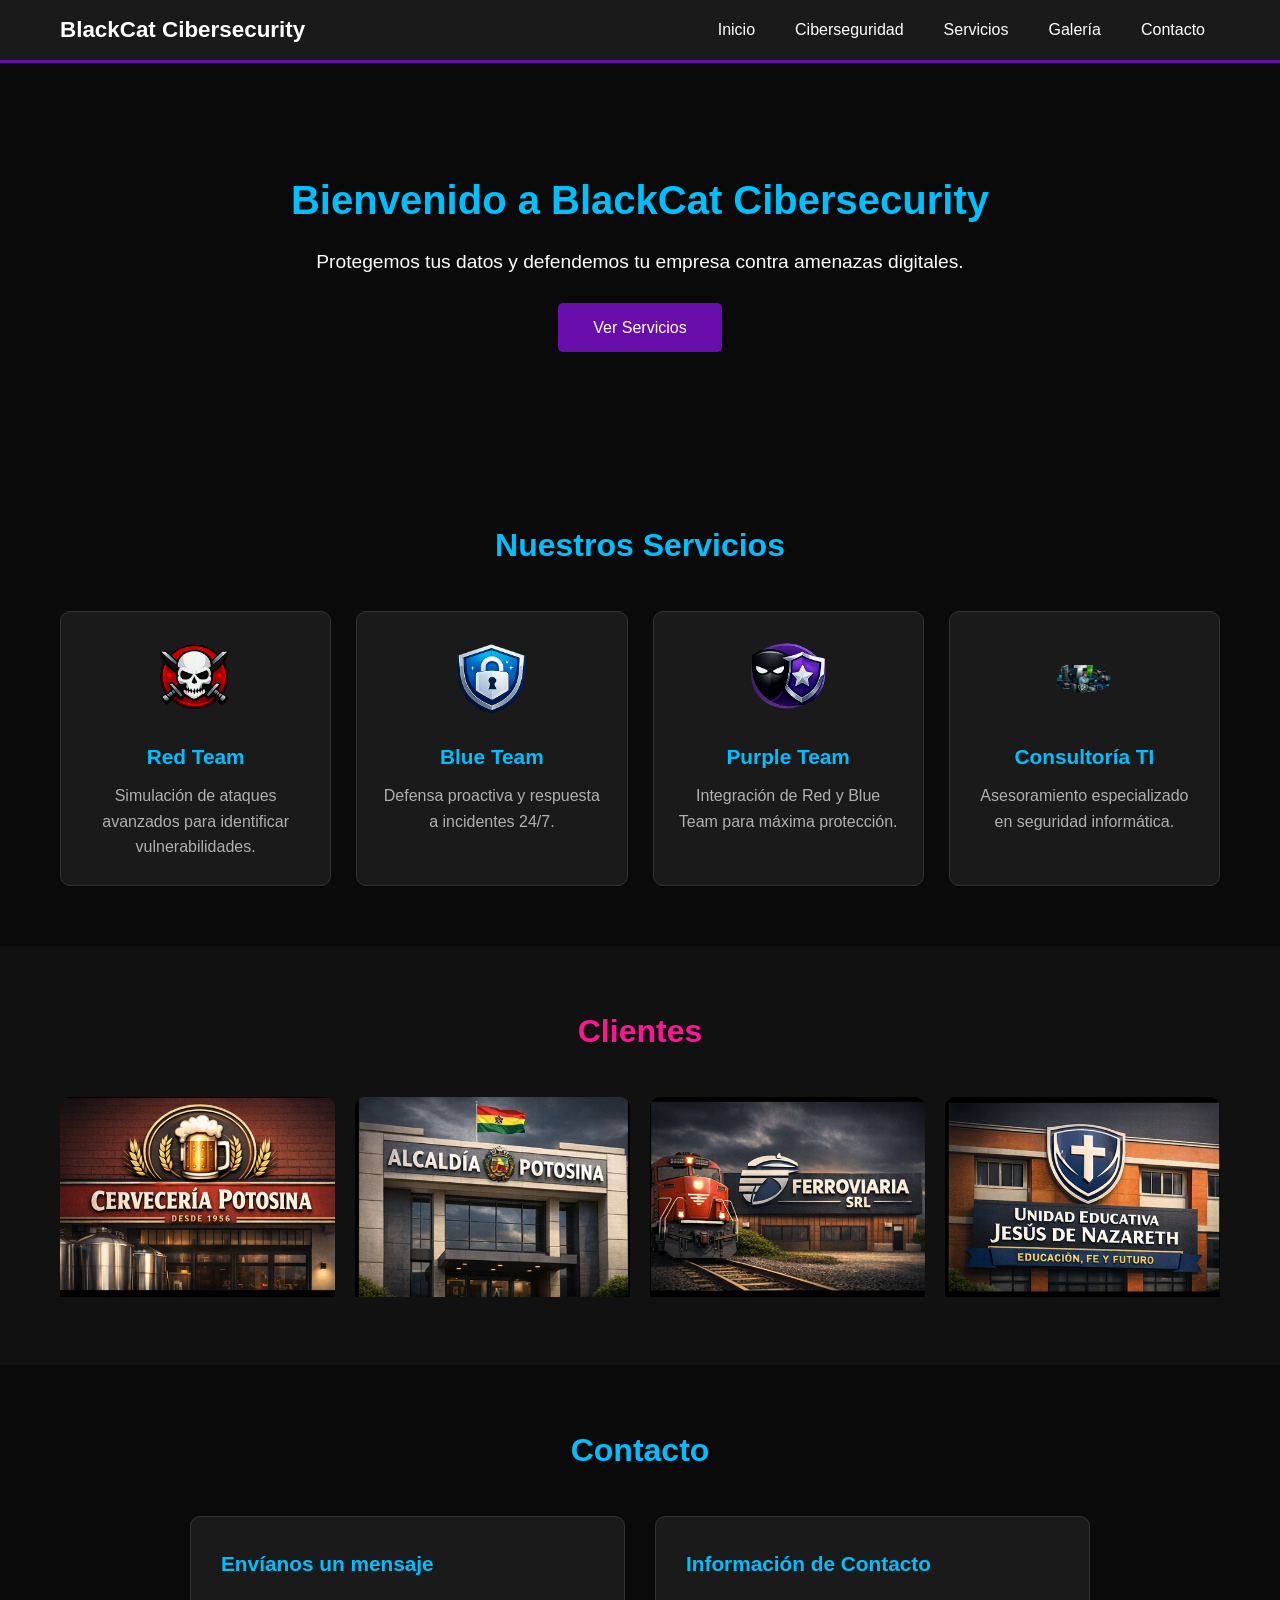
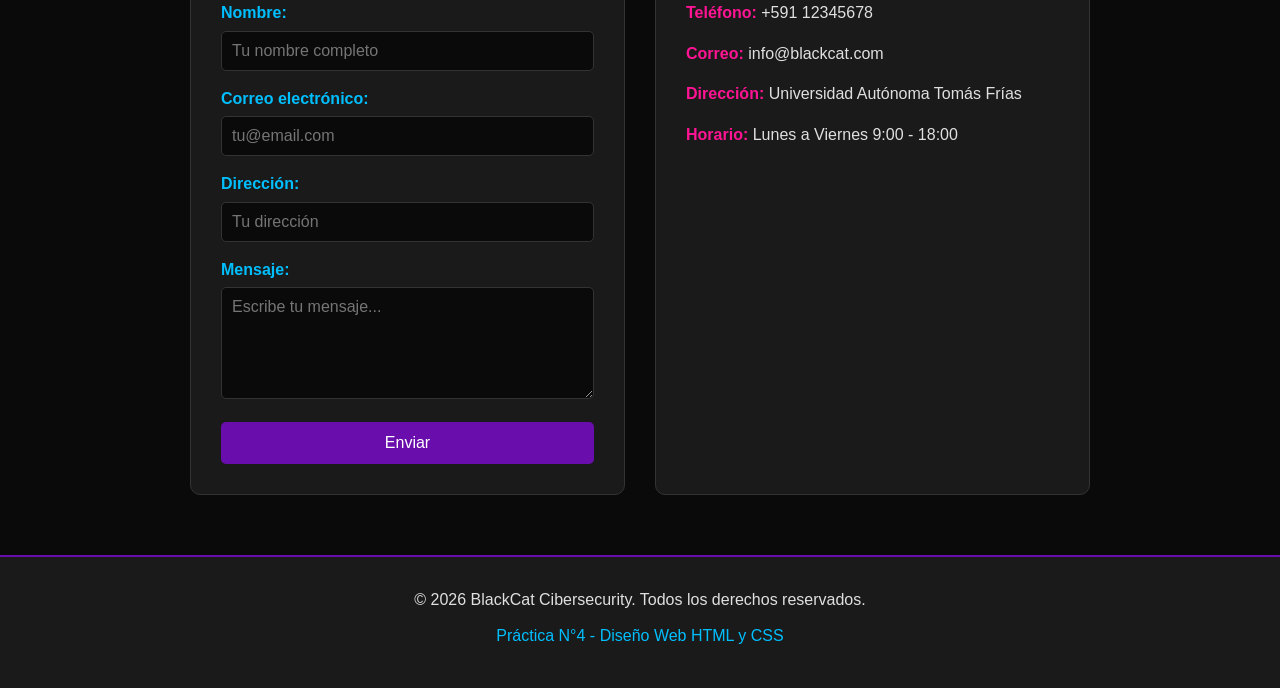
<file: index.html>
<!DOCTYPE html>
<html lang="es">
<head>
    <meta charset="UTF-8">
    <meta name="viewport" content="width=device-width, initial-scale=1.0">
    <title>BlackCat Cibersecurity</title>
    <link rel="stylesheet" href="styles.css">
</head>
<body>
    <nav class="navbar">
        <div class="container">
            <div class="logo">
                <a href="index.html">BlackCat Cibersecurity</a>
            </div>
            <input type="checkbox" id="menu-toggle" class="menu-toggle">
            <label for="menu-toggle" class="menu-icon">
                <span></span>
                <span></span>
                <span></span>
            </label>
            <ul class="nav-menu">
                <li><a href="index.html">Inicio</a></li>
                <li><a href="ciberseguridad.html">Ciberseguridad</a></li>
                <li><a href="#servicios">Servicios</a></li>
                <li><a href="#galeria">Galería</a></li>
                <li><a href="#contacto">Contacto</a></li>
            </ul>
        </div>
    </nav>

    <section id="inicio" class="banner">
        <div class="carousel">
            <div class="carousel-slide"></div>
            <div class="carousel-slide"></div>
            <div class="carousel-slide"></div>
        </div>
        <div class="banner-content">
            <h1>Bienvenido a BlackCat Cibersecurity</h1>
            <p>Protegemos tus datos y defendemos tu empresa contra amenazas digitales.</p>
            <a href="#servicios" class="btn">Ver Servicios</a>
        </div>
    </section>

    <section id="servicios" class="servicios">
        <div class="container">
            <h2>Nuestros Servicios</h2>
            <div class="servicios-grid">
                <div class="servicio-card">
                    <img src="imagenes/Red%20Team.png" alt="Red Team">
                    <h3>Red Team</h3>
                    <p>Simulación de ataques avanzados para identificar vulnerabilidades.</p>
                </div>
                <div class="servicio-card">
                    <img src="imagenes/Blue%20Team.png" alt="Blue Team">
                    <h3>Blue Team</h3>
                    <p>Defensa proactiva y respuesta a incidentes 24/7.</p>
                </div>
                <div class="servicio-card">
                    <img src="imagenes/Purple%20team.png" alt="Purple Team">
                    <h3>Purple Team</h3>
                    <p>Integración de Red y Blue Team para máxima protección.</p>
                </div>
                <div class="servicio-card">
                    <img src="imagenes/TI.png" alt="Consultoría">
                    <h3>Consultoría TI</h3>
                    <p>Asesoramiento especializado en seguridad informática.</p>
                </div>
            </div>
        </div>
    </section>

    <section id="galeria" class="galeria">
        <div class="container">
            <h2>Clientes</h2>
            <div class="galeria-grid">
                <div class="galeria-item">
                    <img src="imagenes/Potosina.png" alt="Cervecería Potosina">
                    <div class="galeria-overlay">
                        <p>Cervecería Potosina</p>
                    </div>
                </div>
                <div class="galeria-item">
                    <img src="imagenes/alcaldia%20Potosina.png" alt="Alcaldía de Potosí">
                    <div class="galeria-overlay">
                        <p>Alcaldía de Potosí</p>
                    </div>
                </div>
                <div class="galeria-item">
                    <img src="imagenes/Ferroviaria%20SRL.png" alt="Ferroviaria SRL">
                    <div class="galeria-overlay">
                        <p>Ferroviaria SRL</p>
                    </div>
                </div>
                <div class="galeria-item">
                    <img src="imagenes/Jesus%20de%20Nazareth.png" alt="Unidad Educativa">
                    <div class="galeria-overlay">
                        <p>U.E. Jesús de Nazaret</p>
                    </div>
                </div>
            </div>
        </div>
    </section>

    <section id="contacto" class="contacto">
        <div class="container">
            <h2>Contacto</h2>
            <div class="contacto-content">
                <div class="formulario">
                    <h3>Envíanos un mensaje</h3>
                    <form action="#" method="POST">
                        <div class="form-group">
                            <label for="nombre">Nombre:</label>
                            <input type="text" id="nombre" name="nombre" placeholder="Tu nombre completo" required>
                        </div>
                        <div class="form-group">
                            <label for="correo">Correo electrónico:</label>
                            <input type="email" id="correo" name="correo" placeholder="tu@email.com" required>
                        </div>
                        <div class="form-group">
                            <label for="direccion">Dirección:</label>
                            <input type="text" id="direccion" name="direccion" placeholder="Tu dirección" required>
                        </div>
                        <div class="form-group">
                            <label for="mensaje">Mensaje:</label>
                            <textarea id="mensaje" name="mensaje" rows="5" placeholder="Escribe tu mensaje..." required></textarea>
                        </div>
                        <button type="submit" class="btn-submit">Enviar</button>
                    </form>
                </div>

                <div class="resultado">
                    <h3>Información de Contacto</h3>
                    <div class="info-contacto">
                        <p><strong>Teléfono:</strong> +591 12345678</p>
                        <p><strong>Correo:</strong> info@blackcat.com</p>
                        <p><strong>Dirección:</strong> Universidad Autónoma Tomás Frías</p>
                        <p><strong>Horario:</strong> Lunes a Viernes 9:00 - 18:00</p>
                    </div>
                </div>
            </div>
        </div>
    </section>

    <footer class="footer">
        <div class="container">
            <p>&copy; 2026 BlackCat Cibersecurity. Todos los derechos reservados.</p>
            <p>Práctica N°4 - Diseño Web HTML y CSS</p>
        </div>
    </footer>

</body>
</html>
</file>
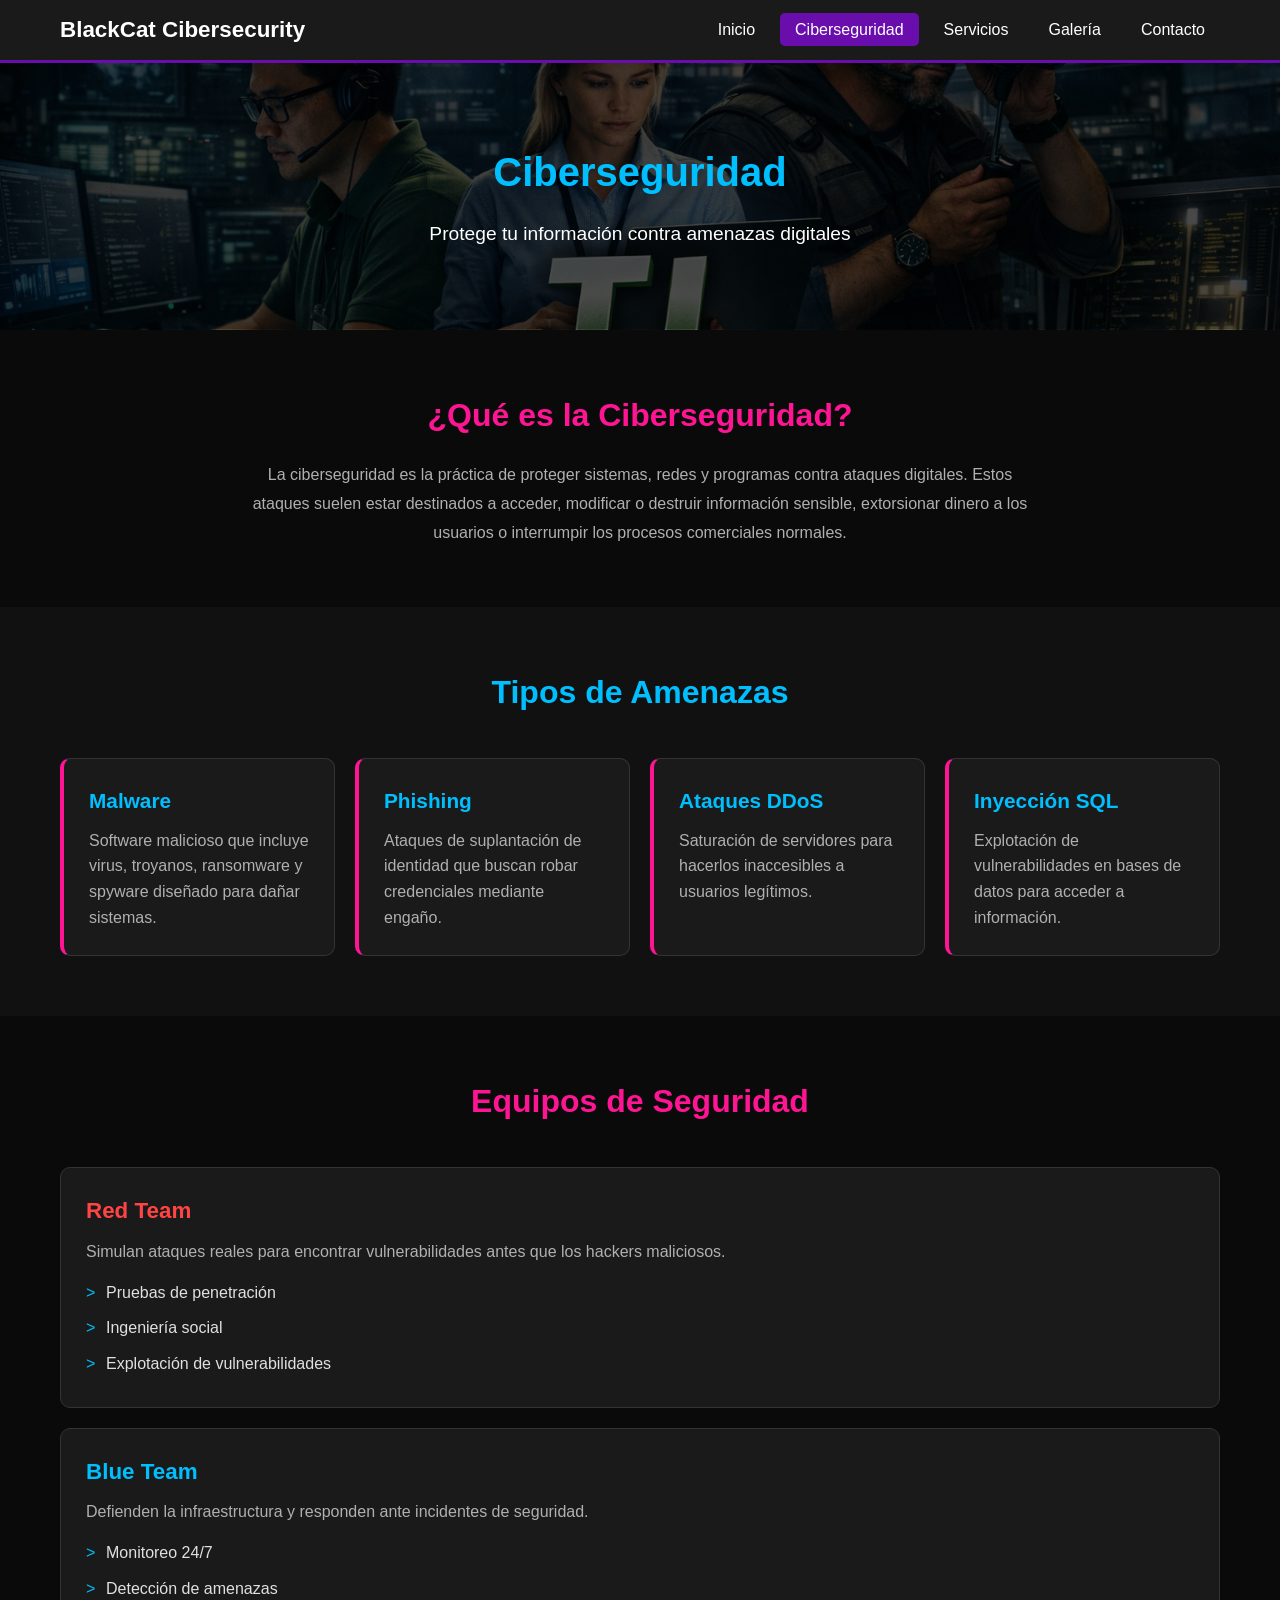
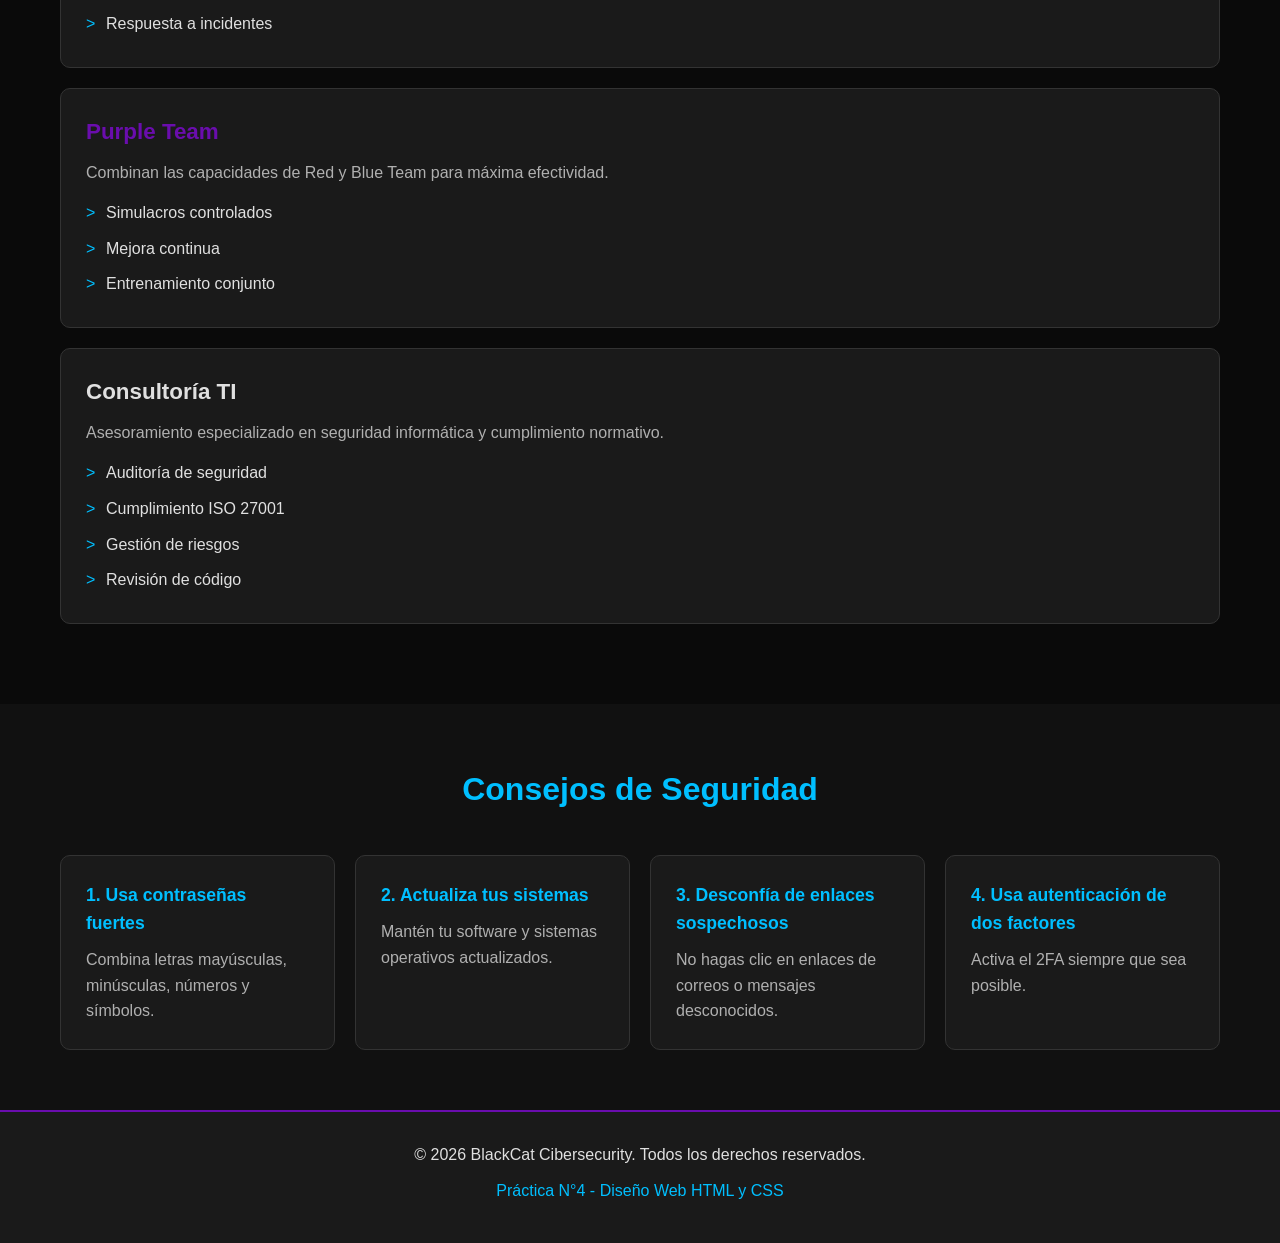
<file: ciberseguridad.html>
<!DOCTYPE html>
<html lang="es">
<head>
    <meta charset="UTF-8">
    <meta name="viewport" content="width=device-width, initial-scale=1.0">
    <title>Ciberseguridad - BlackCat</title>
    <link rel="stylesheet" href="styles.css">
</head>
<body class="page-ciberseguridad">
    <nav class="navbar">
        <div class="container">
            <div class="logo">
                <a href="index.html">BlackCat Cibersecurity</a>
            </div>
            <input type="checkbox" id="menu-toggle" class="menu-toggle">
            <label for="menu-toggle" class="menu-icon">
                <span></span>
                <span></span>
                <span></span>
            </label>
            <ul class="nav-menu">
                <li><a href="index.html">Inicio</a></li>
                <li><a href="ciberseguridad.html" class="active">Ciberseguridad</a></li>
                <li><a href="index.html#servicios">Servicios</a></li>
                <li><a href="index.html#galeria">Galería</a></li>
                <li><a href="index.html#contacto">Contacto</a></li>
            </ul>
        </div>
    </nav>

    <header class="page-header">
        <div class="container">
            <h1>Ciberseguridad</h1>
            <p>Protege tu información contra amenazas digitales</p>
        </div>
    </header>

    <section class="ciber-intro">
        <div class="container">
            <h2>¿Qué es la Ciberseguridad?</h2>
            <p>La ciberseguridad es la práctica de proteger sistemas, redes y programas contra ataques digitales. Estos ataques suelen estar destinados a acceder, modificar o destruir información sensible, extorsionar dinero a los usuarios o interrumpir los procesos comerciales normales.</p>
        </div>
    </section>

    <section class="tipos-amenazas">
        <div class="container">
            <h2>Tipos de Amenazas</h2>
            <div class="amenazas-grid">
                <div class="amenaza-card">
                    <h3>Malware</h3>
                    <p>Software malicioso que incluye virus, troyanos, ransomware y spyware diseñado para dañar sistemas.</p>
                </div>
                <div class="amenaza-card">
                    <h3>Phishing</h3>
                    <p>Ataques de suplantación de identidad que buscan robar credenciales mediante engaño.</p>
                </div>
                <div class="amenaza-card">
                    <h3>Ataques DDoS</h3>
                    <p>Saturación de servidores para hacerlos inaccesibles a usuarios legítimos.</p>
                </div>
                <div class="amenaza-card">
                    <h3>Inyección SQL</h3>
                    <p>Explotación de vulnerabilidades en bases de datos para acceder a información.</p>
                </div>
            </div>
        </div>
    </section>

    <section class="teams-section">
        <div class="container">
            <h2>Equipos de Seguridad</h2>

            <div class="team-box red-team">
                <h3>Red Team</h3>
                <p>Simulan ataques reales para encontrar vulnerabilidades antes que los hackers maliciosos.</p>
                <ul>
                    <li>Pruebas de penetración</li>
                    <li>Ingeniería social</li>
                    <li>Explotación de vulnerabilidades</li>
                </ul>
            </div>

            <div class="team-box blue-team">
                <h3>Blue Team</h3>
                <p>Defienden la infraestructura y responden ante incidentes de seguridad.</p>
                <ul>
                    <li>Monitoreo 24/7</li>
                    <li>Detección de amenazas</li>
                    <li>Respuesta a incidentes</li>
                </ul>
            </div>

            <div class="team-box purple-team">
                <h3>Purple Team</h3>
                <p>Combinan las capacidades de Red y Blue Team para máxima efectividad.</p>
                <ul>
                    <li>Simulacros controlados</li>
                    <li>Mejora continua</li>
                    <li>Entrenamiento conjunto</li>
                </ul>
            </div>

            <div class="team-box consultoria-box">
                <h3>Consultoría TI</h3>
                <p>Asesoramiento especializado en seguridad informática y cumplimiento normativo.</p>
                <ul>
                    <li>Auditoría de seguridad</li>
                    <li>Cumplimiento ISO 27001</li>
                    <li>Gestión de riesgos</li>
                    <li>Revisión de código</li>
                </ul>
            </div>
        </div>
    </section>

    <section class="consejos">
        <div class="container">
            <h2>Consejos de Seguridad</h2>
            <div class="consejos-lista">
                <div class="consejo-item">
                    <h4>1. Usa contraseñas fuertes</h4>
                    <p>Combina letras mayúsculas, minúsculas, números y símbolos.</p>
                </div>
                <div class="consejo-item">
                    <h4>2. Actualiza tus sistemas</h4>
                    <p>Mantén tu software y sistemas operativos actualizados.</p>
                </div>
                <div class="consejo-item">
                    <h4>3. Desconfía de enlaces sospechosos</h4>
                    <p>No hagas clic en enlaces de correos o mensajes desconocidos.</p>
                </div>
                <div class="consejo-item">
                    <h4>4. Usa autenticación de dos factores</h4>
                    <p>Activa el 2FA siempre que sea posible.</p>
                </div>
            </div>
        </div>
    </section>

    <footer class="footer">
        <div class="container">
            <p>&copy; 2026 BlackCat Cibersecurity. Todos los derechos reservados.</p>
            <p>Práctica N°4 - Diseño Web HTML y CSS</p>
        </div>
    </footer>
</body>
</html>
</file>
<file: styles.css>
* {
    margin: 0;
    padding: 0;
    box-sizing: border-box;
}

html {
    scroll-behavior: smooth;
}

body {
    font-family: Arial, sans-serif;
    line-height: 1.6;
    color: #e0e0e0;
    background-color: #0a0a0a;
}

.container {
    max-width: 1200px;
    margin: 0 auto;
    padding: 0 20px;
}

.navbar {
    background-color: #1a1a1a;
    position: fixed;
    width: 100%;
    top: 0;
    z-index: 1000;
    border-bottom: 3px solid #6a0dad;
}

.navbar .container {
    display: flex;
    justify-content: space-between;
    align-items: center;
    height: 60px;
}

.logo a {
    color: #fff;
    text-decoration: none;
    font-size: 1.4rem;
    font-weight: bold;
}

.nav-menu {
    display: flex;
    list-style: none;
    gap: 10px;
}

.nav-menu li a {
    color: #fff;
    text-decoration: none;
    padding: 8px 15px;
    border-radius: 5px;
    transition: background 0.3s;
}

.nav-menu li a:hover,
.nav-menu li a.active {
    background-color: #6a0dad;
    color: #fff;
}

.menu-toggle {
    display: none;
}

.menu-icon {
    display: none;
    flex-direction: column;
    cursor: pointer;
    gap: 5px;
}

.menu-icon span {
    width: 25px;
    height: 3px;
    background-color: #fff;
}

.banner {
    margin-top: 60px;
    height: 400px;
    position: relative;
    display: flex;
    align-items: center;
    justify-content: center;
    text-align: center;
    color: #fff;
    overflow: hidden;
}

.carousel {
    position: absolute;
    top: 0;
    left: 0;
    width: 100%;
    height: 100%;
    z-index: 0;
}

.carousel-slide {
    position: absolute;
    top: 0;
    left: 0;
    width: 100%;
    height: 100%;
    background-size: cover;
    background-position: center;
    opacity: 0;
    animation: carousel 15s infinite;
}

.carousel-slide:nth-child(1) {
    background-image: linear-gradient(rgba(0,0,0,0.6), rgba(0,0,0,0.6)), url('imagenes/red%20team%20fondo.png');
    animation-delay: 0s;
}

.carousel-slide:nth-child(2) {
    background-image: linear-gradient(rgba(0,0,0,0.6), rgba(0,0,0,0.6)), url('imagenes/blue%20team%20fondo.png');
    animation-delay: 5s;
}

.carousel-slide:nth-child(3) {
    background-image: linear-gradient(rgba(0,0,0,0.6), rgba(0,0,0,0.6)), url('imagenes/purple%20team%20fondo.png');
    animation-delay: 10s;
}

@keyframes carousel {
    0% { opacity: 0; }
    10% { opacity: 1; }
    33% { opacity: 1; }
    43% { opacity: 0; }
    100% { opacity: 0; }
}

.banner-content {
    position: relative;
    z-index: 1;
}

.banner-content h1 {
    font-size: 2.5rem;
    margin-bottom: 15px;
    color: #00bfff;
}

.banner-content p {
    font-size: 1.2rem;
    margin-bottom: 25px;
}

.btn {
    display: inline-block;
    background-color: #6a0dad;
    color: #fff;
    padding: 12px 35px;
    text-decoration: none;
    border-radius: 5px;
    transition: background 0.3s;
}

.btn:hover {
    background-color: #8a2be2;
}

.servicios {
    padding: 60px 0;
    background-color: #0a0a0a;
}

.servicios h2 {
    text-align: center;
    font-size: 2rem;
    margin-bottom: 40px;
    color: #00bfff;
}

.servicios-grid {
    display: grid;
    grid-template-columns: repeat(auto-fit, minmax(250px, 1fr));
    gap: 25px;
}

.servicio-card {
    background-color: #1a1a1a;
    padding: 25px;
    border-radius: 10px;
    text-align: center;
    border: 1px solid #333;
}

.servicio-card:hover {
    border-color: #6a0dad;
}

.servicio-card img {
    width: 80px;
    height: 80px;
    object-fit: contain;
    margin-bottom: 15px;
}

.servicio-card h3 {
    font-size: 1.3rem;
    margin-bottom: 10px;
    color: #00bfff;
}

.servicio-card p {
    color: #b0b0b0;
}

.galeria {
    padding: 60px 0;
    background-color: #111;
}

.galeria h2 {
    text-align: center;
    font-size: 2rem;
    margin-bottom: 40px;
    color: #ff1493;
}

.galeria-grid {
    display: grid;
    grid-template-columns: repeat(auto-fit, minmax(250px, 1fr));
    gap: 20px;
}

.galeria-item {
    position: relative;
    overflow: hidden;
    border-radius: 10px;
}

.galeria-item img {
    width: 100%;
    height: 200px;
    object-fit: cover;
}

.galeria-overlay {
    position: absolute;
    top: 0;
    left: 0;
    width: 100%;
    height: 100%;
    background-color: rgba(106, 13, 173, 0.9);
    display: flex;
    align-items: center;
    justify-content: center;
    opacity: 0;
    transition: opacity 0.3s;
}

.galeria-item:hover .galeria-overlay {
    opacity: 1;
}

.galeria-overlay p {
    color: #fff;
    font-size: 1.2rem;
    font-weight: bold;
}

.contacto {
    padding: 60px 0;
    background-color: #0a0a0a;
}

.contacto h2 {
    text-align: center;
    font-size: 2rem;
    margin-bottom: 40px;
    color: #00bfff;
}

.contacto-content {
    display: grid;
    grid-template-columns: 1fr 1fr;
    gap: 30px;
    max-width: 900px;
    margin: 0 auto;
}

.formulario {
    background-color: #1a1a1a;
    padding: 30px;
    border-radius: 10px;
    border: 1px solid #333;
}

.formulario h3 {
    font-size: 1.3rem;
    margin-bottom: 20px;
    color: #00bfff;
}

.form-group {
    margin-bottom: 15px;
}

.form-group label {
    display: block;
    margin-bottom: 5px;
    font-weight: bold;
    color: #00bfff;
}

.form-group input,
.form-group textarea {
    width: 100%;
    padding: 10px;
    border: 1px solid #333;
    border-radius: 5px;
    font-size: 1rem;
    font-family: inherit;
    background-color: #0a0a0a;
    color: #e0e0e0;
}

.form-group input:focus,
.form-group textarea:focus {
    outline: none;
    border-color: #6a0dad;
}

.btn-submit {
    background-color: #6a0dad;
    color: #fff;
    padding: 12px 30px;
    border: none;
    border-radius: 5px;
    font-size: 1rem;
    cursor: pointer;
    width: 100%;
}

.btn-submit:hover {
    background-color: #8a2be2;
}

.resultado {
    background-color: #1a1a1a;
    padding: 30px;
    border-radius: 10px;
    border: 1px solid #333;
}

.resultado h3 {
    font-size: 1.3rem;
    margin-bottom: 20px;
    color: #00bfff;
}

.info-contacto p {
    margin-bottom: 15px;
    color: #e0e0e0;
}

.info-contacto strong {
    color: #ff1493;
}

.page-ciberseguridad {
    background-color: #0a0a0a;
}

.page-header {
    margin-top: 60px;
    padding: 80px 0;
    background: linear-gradient(rgba(0,0,0,0.7), rgba(0,0,0,0.7)), url('imagenes/TI%20fondo.png');
    background-size: cover;
    background-position: center;
    text-align: center;
    color: #fff;
}

.page-header h1 {
    font-size: 2.5rem;
    margin-bottom: 15px;
    color: #00bfff;
}

.page-header p {
    font-size: 1.2rem;
}

.ciber-intro {
    padding: 60px 0;
    background-color: #0a0a0a;
}

.ciber-intro h2 {
    text-align: center;
    font-size: 2rem;
    margin-bottom: 20px;
    color: #ff1493;
}

.ciber-intro p {
    max-width: 800px;
    margin: 0 auto;
    text-align: center;
    color: #b0b0b0;
    line-height: 1.8;
}

.tipos-amenazas {
    padding: 60px 0;
    background-color: #111;
}

.tipos-amenazas h2 {
    text-align: center;
    font-size: 2rem;
    margin-bottom: 40px;
    color: #00bfff;
}

.amenazas-grid {
    display: grid;
    grid-template-columns: repeat(auto-fit, minmax(250px, 1fr));
    gap: 20px;
}

.amenaza-card {
    background-color: #1a1a1a;
    padding: 25px;
    border-radius: 10px;
    border: 1px solid #333;
    border-left: 4px solid #ff1493;
}

.amenaza-card h3 {
    font-size: 1.3rem;
    margin-bottom: 10px;
    color: #00bfff;
}

.amenaza-card p {
    color: #b0b0b0;
}

.teams-section {
    padding: 60px 0;
    background-color: #0a0a0a;
}

.teams-section h2 {
    text-align: center;
    font-size: 2rem;
    margin-bottom: 40px;
    color: #ff1493;
}

.team-box {
    background-color: #1a1a1a;
    padding: 25px;
    border-radius: 10px;
    margin-bottom: 20px;
    border: 1px solid #333;
}

.team-box h3 {
    font-size: 1.4rem;
    margin-bottom: 10px;
}

.red-team h3 { color: #ff4444; }
.blue-team h3 { color: #00bfff; }
.purple-team h3 { color: #6a0dad; }

.team-box p {
    color: #b0b0b0;
    margin-bottom: 10px;
}

.team-box ul {
    list-style: none;
    padding-left: 0;
}

.team-box ul li {
    padding: 5px 0;
    padding-left: 20px;
    position: relative;
    color: #e0e0e0;
}

.team-box ul li::before {
    content: '>';
    position: absolute;
    left: 0;
    color: #00bfff;
}

.consejos {
    padding: 60px 0;
    background-color: #111;
}

.consejos h2 {
    text-align: center;
    font-size: 2rem;
    margin-bottom: 40px;
    color: #00bfff;
}

.consejos-lista {
    display: grid;
    grid-template-columns: repeat(auto-fit, minmax(250px, 1fr));
    gap: 20px;
}

.consejo-item {
    background-color: #1a1a1a;
    padding: 25px;
    border-radius: 10px;
    border: 1px solid #333;
}

.consejo-item h4 {
    font-size: 1.1rem;
    margin-bottom: 10px;
    color: #00bfff;
}

.consejo-item p {
    color: #b0b0b0;
}

.footer {
    background-color: #1a1a1a;
    color: #e0e0e0;
    padding: 30px 0;
    text-align: center;
    border-top: 2px solid #6a0dad;
}

.footer p {
    margin-bottom: 10px;
}

.footer p:last-child {
    color: #00bfff;
}
@media screen and (max-width: 768px) {
    .menu-icon {
        display: flex;
    }

    .nav-menu {
        position: fixed;
        top: 60px;
        left: -100%;
        width: 100%;
        height: calc(100vh - 60px);
        background-color: #1a1a1a;
        flex-direction: column;
        align-items: center;
        padding-top: 40px;
        transition: left 0.3s;
    }

    .nav-menu li {
        width: 100%;
        text-align: center;
    }

    .nav-menu li a {
        display: block;
        padding: 15px;
    }

    .menu-toggle:checked ~ .nav-menu {
        left: 0;
    }

    .banner-content h1 {
        font-size: 2rem;
    }

    .contacto-content {
        grid-template-columns: 1fr;
    }
}

@media screen and (max-width: 480px) {
    .banner {
        height: 350px;
    }

    .banner-content h1 {
        font-size: 1.6rem;
    }

    .page-header h1 {
        font-size: 1.8rem;
    }

    .galeria-grid {
        grid-template-columns: 1fr;
    }
}
</file>
